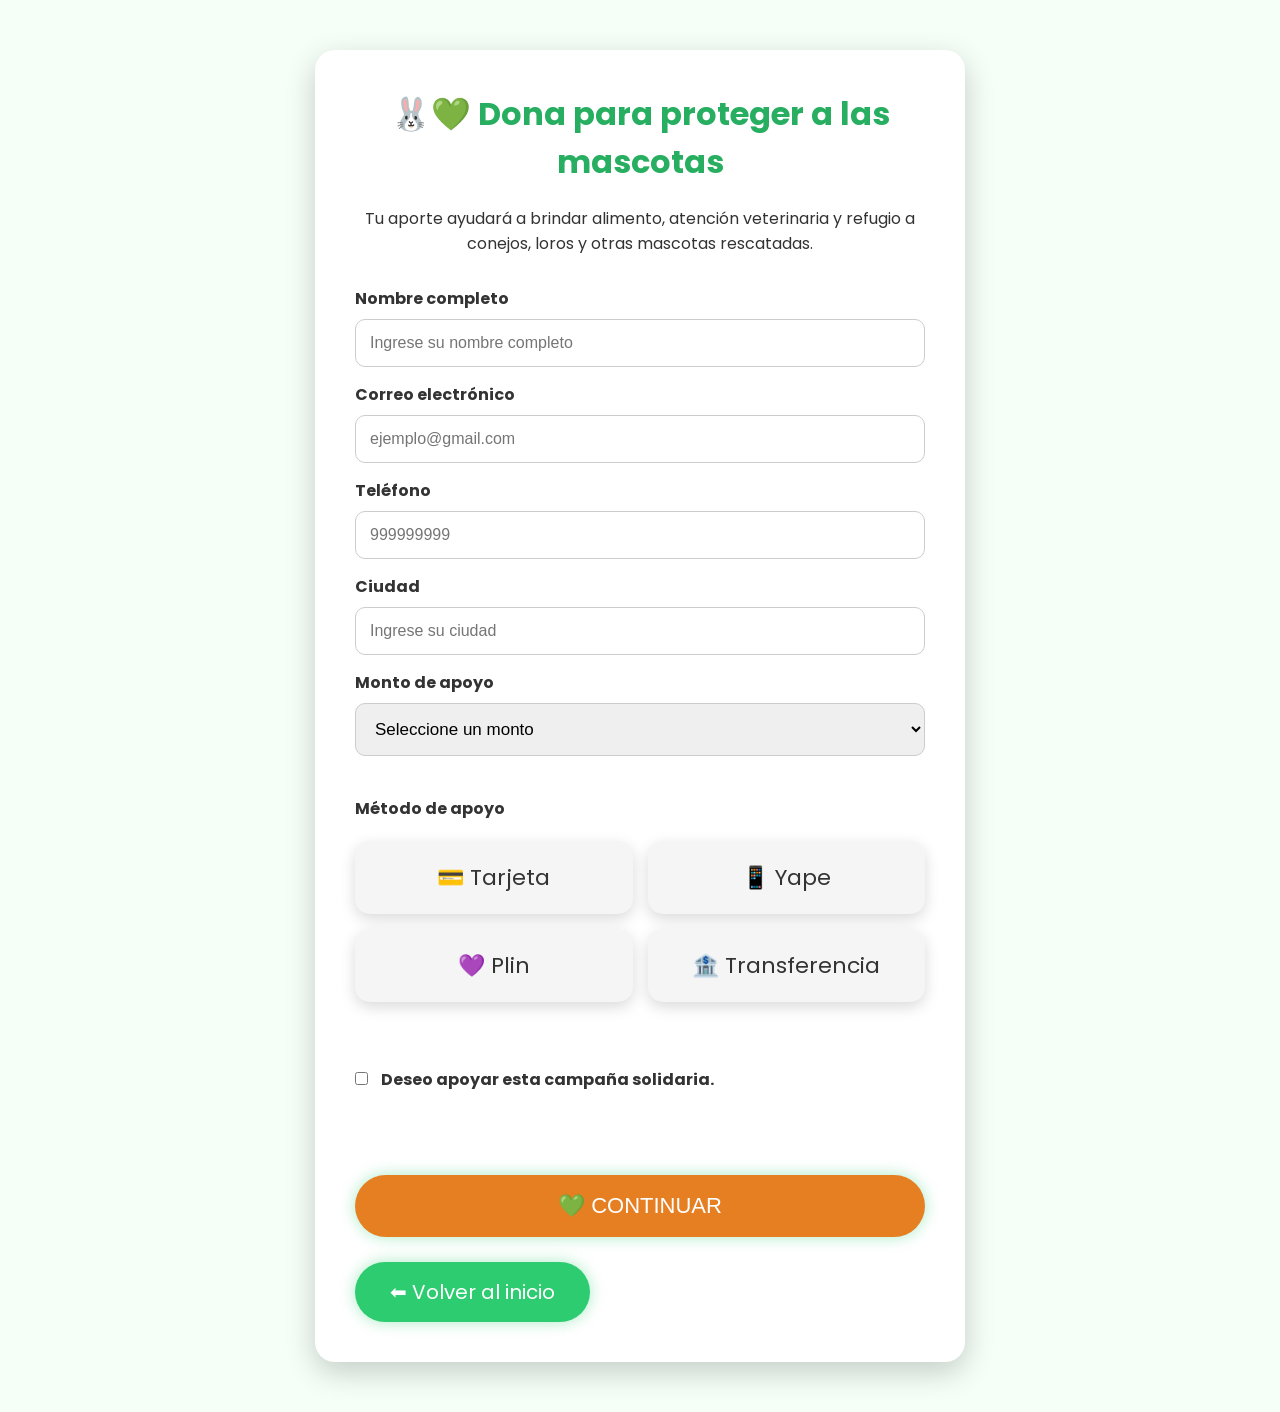
<file: formulario.html>
<!DOCTYPE html>
<html lang="es">

<head>
    <meta charset="UTF-8">
    <meta name="viewport" content="width=device-width, initial-scale=1.0">
    <title>Donar a la causa</title>
    <link rel="stylesheet" href="style.css">
    <link href="https://fonts.googleapis.com/css2?family=Poppins:wght@300;400;600;700&display=swap" rel="stylesheet">
    
    <style>
        #contenedor-tarjeta {
            display: none; /* Oculto por defecto */
            margin-top: 15px;
        }
        /* Estilo visual para saber qué método está seleccionado */
        .metodo.activo {
            border: 2px solid #4CAF50;
            background-color: #e8f5e9;
        }
    </style>
</head>

<body>

    <div class="formulario-container">

        <h1>🐰💚 Dona para proteger a las mascotas</h1>
        <p>Tu aporte ayudará a brindar alimento, atención veterinaria y refugio a conejos, loros y otras mascotas rescatadas.</p>

        <form action="resultado.html">

            <label>Nombre completo</label>
            <input type="text" placeholder="Ingrese su nombre completo" required>

            <label>Correo electrónico</label>
            <input type="email" placeholder="ejemplo@gmail.com" required>

            <label>Teléfono</label>
            <input type="tel" placeholder="999999999" required>

            <label>Ciudad</label>
            <input type="text" placeholder="Ingrese su ciudad" required>

            <label>Monto de apoyo</label>
            <select required>
                <option value="">Seleccione un monto</option>
                <option>S/ 10</option>
                <option>S/ 20</option>
                <option>S/ 50</option>
                <option>S/ 100</option>
                <option>Otro</option>
            </select>
            <br><br>

            <label>Método de apoyo</label>
            <div class="metodos">
                <div class="metodo" id="btn-tarjeta">💳 Tarjeta</div>
                <div class="metodo" id="btn-yape">📱 Yape</div>
                <div class="metodo" id="btn-plin">💜 Plin</div>
                <div class="metodo" id="btn-transf">🏦 Transferencia</div>
            </div>
            
            <br>

            <div id="contenedor-tarjeta" class="tarjeta-demo">
                <h3>💳 Ingrese los datos de su tarjeta</h3>
                
                <label>Número de Tarjeta</label>
                <input type="text" placeholder="0000 0000 0000 0000" maxlength="19">
                
                <label>Titular de la Tarjeta</label>
                <input type="text" placeholder="Nombre que aparece en la tarjeta">
                
                <div style="display: flex; gap: 15px;">
                    <div style="flex: 1;">
                        <label>Vencimiento</label>
                        <input type="text" placeholder="MM/AA" maxlength="5">
                    </div>
                    <div style="flex: 1;">
                        <label>CVV</label>
                        <input type="password" placeholder="***" maxlength="4">
                    </div>
                </div>
                
            </div>
            <br>

            <label>
                <input type="checkbox" required>
                Deseo apoyar esta campaña solidaria.
            </label>
            <br><br>

            <button class="botonGrande">
                💚 CONTINUAR
            </button>

        </form>

        <br>
        <a href="index.html" class="boton">⬅ Volver al inicio</a>

    </div>

    <script>
        // Seleccionamos todos los botones de método y el contenedor de la tarjeta
        const botonesMetodo = document.querySelectorAll('.metodo');
        const contenedorTarjeta = document.getElementById('contenedor-tarjeta');

        // Le agregamos la función de clic a cada botón
        botonesMetodo.forEach(boton => {
            boton.addEventListener('click', function() {
                
                // 1. Quitar la clase 'activo' de todos los botones
                botonesMetodo.forEach(b => b.classList.remove('activo'));
                
                // 2. Poner la clase 'activo' solo al botón que hicimos clic
                this.classList.add('activo');

                // 3. Evaluar si hicimos clic en "Tarjeta"
                if (this.id === 'btn-tarjeta') {
                    // Si es tarjeta, mostramos el div
                    contenedorTarjeta.style.display = 'block';
                } else {
                    // Si es cualquier otro método, lo ocultamos
                    contenedorTarjeta.style.display = 'none';
                }
            });
        });
    </script>

</body>
</html>
</file>
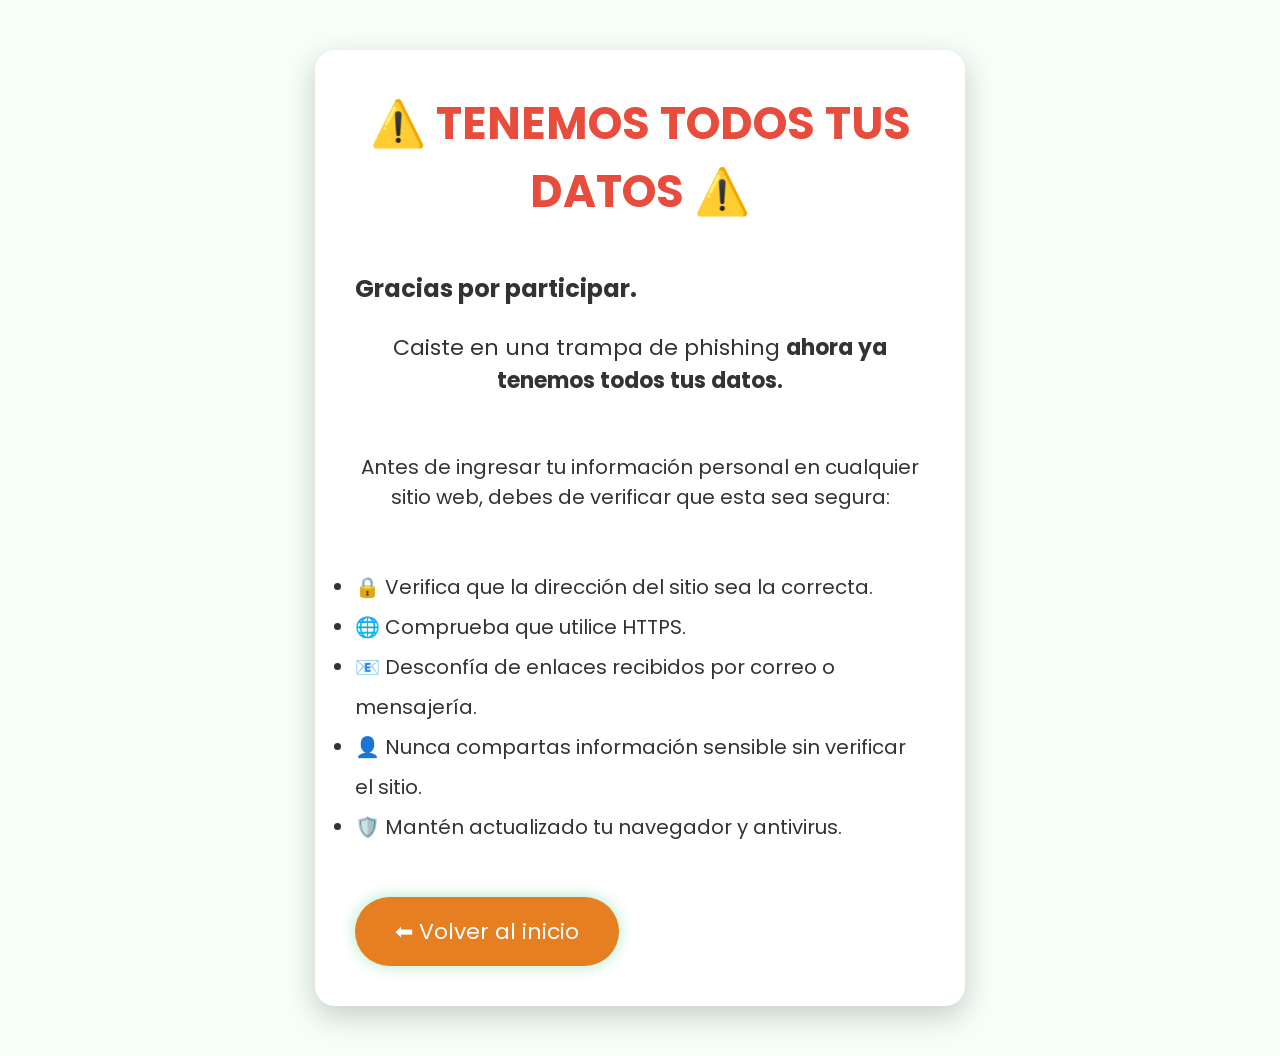
<file: resultado.html>
<!DOCTYPE html>
<html lang="es">

<head>

    <meta charset="UTF-8">

    <meta name="viewport" content="width=device-width, initial-scale=1.0">

    <title>Simulación Educativa</title>

    <link rel="stylesheet" href="style.css">

    <link rel="preconnect" href="https://fonts.googleapis.com">

    <link rel="preconnect" href="https://fonts.gstatic.com" crossorigin>

    <link href="https://fonts.googleapis.com/css2?family=Poppins:wght@300;400;600;700&display=swap" rel="stylesheet">

</head>

<body>

<div class="formulario-container">

    <h1 style="color:#e74c3c; font-size:45px;">
        ⚠️ TENEMOS TODOS TUS DATOS ⚠️
    </h1>

    <br>

    <h2>
        Gracias por participar.
    </h2>

    <br>

    <p style="font-size:22px;">

        Caiste en una trampa de phishing
        <strong>ahora ya tenemos todos tus datos.</strong>

    </p>

    <br>

    <p style="font-size:20px;">

        Antes de ingresar tu información personal en cualquier sitio web, debes de verificar que esta sea segura:

    </p>

    <br>

    <ul style="font-size:20px; line-height:2;">

        <li>🔒 Verifica que la dirección del sitio sea la correcta.</li>

        <li>🌐 Comprueba que utilice HTTPS.</li>

        <li>📧 Desconfía de enlaces recibidos por correo o mensajería.</li>

        <li>👤 Nunca compartas información sensible sin verificar el sitio.</li>

        <li>🛡️ Mantén actualizado tu navegador y antivirus.</li>

    </ul>

    <br>

    <a href="index.html" class="botonGrande">

        ⬅ Volver al inicio

    </a>

</div>

</body>

</html>
</file>
<file: style.css>
/*==========================
        ESTILOS GENERALES
===========================*/

*{
    margin:0;
    padding:0;
    box-sizing:border-box;
}

body{

    font-family:'Poppins',sans-serif;
    background:#f5fff7;
    color:#333;
    overflow-x:hidden;

}

html{

    scroll-behavior:smooth;

}

/*==========================
          HEADER
===========================*/

header{

    background:linear-gradient(rgba(0,0,0,.55),rgba(0,0,0,.55)),
    url("img/fondo.jpg");

    background-size:cover;
    background-position:center;

    height:100vh;

    display:flex;

    justify-content:center;

    align-items:center;

    text-align:center;

    color:white;

}

.contenedor{

    width:80%;

}

header h1{

    font-size:60px;

    margin-bottom:20px;

}

header p{

    font-size:22px;

    margin-bottom:35px;

    line-height:1.7;

}

/*==========================
        BOTONES
===========================*/

.boton{

    display:inline-block;

    text-decoration:none;

    background:#2ecc71;

    color:white;

    padding:15px 35px;

    border-radius:50px;

    font-size:20px;

    transition:.4s;

}

.boton:hover{

    transform:scale(1.08);

    background:#27ae60;

}

.botonGrande{

    display:inline-block;

    text-decoration:none;

    background:#e67e22;

    color:white;

    padding:18px 40px;

    border-radius:60px;

    font-size:22px;

    margin-top:25px;

    transition:.4s;

}

.botonGrande:hover{

    background:#d35400;

    transform:scale(1.08);

}

/*==========================
        SECCIONES
===========================*/

section{

    width:90%;

    margin:auto;

    padding:70px 0;

}

section h2{

    text-align:center;

    font-size:40px;

    color:#27ae60;

    margin-bottom:25px;

}

section p{

    text-align:center;

    font-size:19px;

    line-height:1.8;

}

/*==========================
          CARDS
===========================*/

.cards{

    display:flex;

    justify-content:space-around;

    gap:30px;

    flex-wrap:wrap;

}

.card{

    width:420px;

    background:white;

    border-radius:20px;

    overflow:hidden;

    box-shadow:0 15px 35px rgba(0,0,0,.15);

    transition:.4s;

}

.card:hover{

    transform:translateY(-10px);

}

.card img{

    width:100%;

    height:270px;

    object-fit:cover;

}

.card h3{

    text-align:center;

    margin-top:20px;

    color:#27ae60;

    font-size:30px;

}

.card p{

    padding:15px;

}

.card ul{

    padding:0 35px 25px;

}

.card li{

    margin-bottom:10px;

    font-size:18px;

}

/*==========================
          TABLA
===========================*/

table{

    width:100%;

    border-collapse:collapse;

    margin-top:30px;

}

th{

    background:#27ae60;

    color:white;

    padding:18px;

    font-size:22px;

}

td{

    border:1px solid #ddd;

    padding:18px;

    text-align:center;

    font-size:20px;

}

tr:nth-child(even){

    background:#f3f3f3;

}


/*=================================
            GALERÍA
==================================*/

.galeria{

    text-align:center;

}

.imagenes{

    display:flex;

    justify-content:center;

    flex-wrap:wrap;

    gap:20px;

    margin-top:40px;

}

.imagenes img{

    width:280px;

    height:220px;

    object-fit:cover;

    border-radius:20px;

    box-shadow:0px 10px 25px rgba(0,0,0,.2);

    transition:.5s;

}

.imagenes img:hover{

    transform:scale(1.08);

}

/*=================================
          BENEFICIOS
==================================*/

.beneficios{

    display:flex;

    justify-content:center;

    gap:30px;

    flex-wrap:wrap;

}

.beneficio{

    width:300px;

    background:white;

    border-radius:20px;

    padding:30px;

    text-align:center;

    box-shadow:0 10px 25px rgba(0,0,0,.12);

    transition:.4s;

}

.beneficio:hover{

    transform:translateY(-10px);

}

.beneficio h3{

    color:#27ae60;

    font-size:28px;

    margin-bottom:15px;

}

/*=================================
            CONTADOR
==================================*/

.contador{

    text-align:center;

    background:#27ae60;

    color:white;

    border-radius:20px;

    padding:60px;

}

.contador h2{

    color:white;

}

#numero{

    font-size:90px;

    margin:20px 0;

}

/*=================================
        FORMULARIO
==================================*/

.formulario-container{

    width:650px;

    margin:50px auto;

    background:white;

    padding:40px;

    border-radius:20px;

    box-shadow:0 10px 30px rgba(0,0,0,.2);

}

.formulario-container h1{

    text-align:center;

    color:#27ae60;

    margin-bottom:20px;

}

.formulario-container p{

    text-align:center;

    margin-bottom:30px;

}

label{

    display:block;

    margin-top:15px;

    margin-bottom:8px;

    font-weight:bold;

}

input{

    width:100%;

    padding:14px;

    border:1px solid #ccc;

    border-radius:10px;

    font-size:16px;

    outline:none;

    transition:.3s;

}

input:focus{

    border:2px solid #27ae60;

}

form button{

    width:100%;

    margin-top:30px;

    border:none;

    cursor:pointer;

}

/*=================================
          FOOTER
==================================*/

footer{

    background:#222;

    color:white;

    text-align:center;

    padding:40px;

    margin-top:60px;

}

footer h3{

    margin-bottom:15px;

}

/*=================================
          RESPONSIVE
==================================*/

@media(max-width:900px){

header h1{

    font-size:40px;

}

header p{

    font-size:18px;

}

.card{

    width:100%;

}

.formulario-container{

    width:95%;

}

.imagenes img{

    width:100%;

    height:250px;

}

#numero{

    font-size:60px;

}

}

@media(max-width:600px){

header{

    height:auto;

    padding:80px 20px;

}

header h1{

    font-size:32px;

}

section h2{

    font-size:30px;

}

.botonGrande{

    width:100%;

    text-align:center;

}

}

/*=================================
          ANIMACIONES
==================================*/

.card{

    animation:aparecer 1s ease;

}

@keyframes aparecer{

    from{

        opacity:0;

        transform:translateY(50px);

    }

    to{

        opacity:1;

        transform:translateY(0);

    }

}

.boton,.botonGrande{

    box-shadow:0 0 15px rgba(46,204,113,.4);

}

.boton:hover{

    box-shadow:0 0 25px rgba(46,204,113,.8);

}

.botonGrande:hover{

    box-shadow:0 0 25px rgba(230,126,34,.8);

}

input:hover{

    background:#f9fff9;

}

section{

    animation:fade 1.2s;

}

@keyframes fade{

    from{

        opacity:0;

    }

    to{

        opacity:1;

    }

}


select{

width:100%;

padding:15px;

border-radius:10px;

border:1px solid #ccc;

font-size:17px;

}

.metodos{

display:grid;

grid-template-columns:repeat(2,1fr);

gap:15px;

margin-top:20px;

}

.metodo{

background:#f5f5f5;

padding:20px;

border-radius:15px;

text-align:center;

font-size:22px;

cursor:pointer;

transition:.4s;

box-shadow:0 5px 15px rgba(0,0,0,.15);

}

.metodo:hover{

background:#27ae60;

color:white;

transform:scale(1.05);

}

input[type="checkbox"]{

width:auto;

margin-right:10px;

}
</file>
